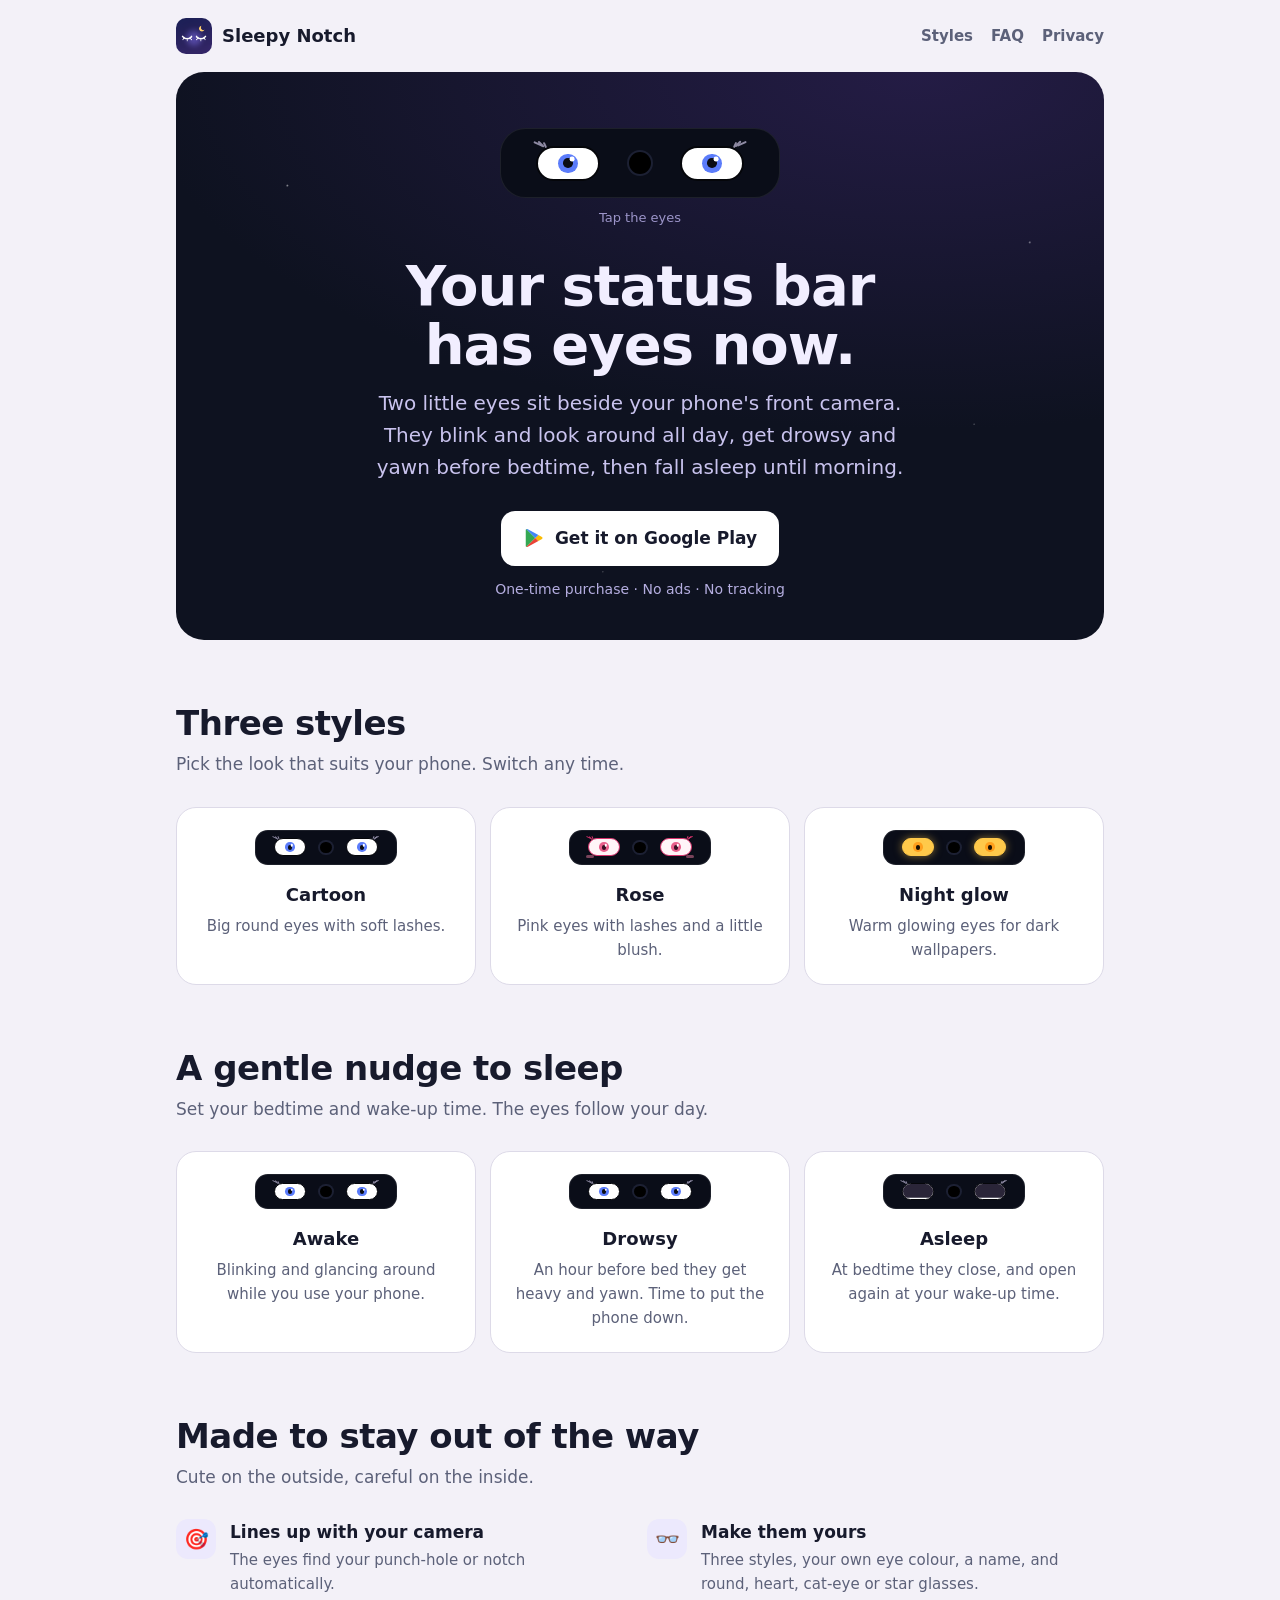
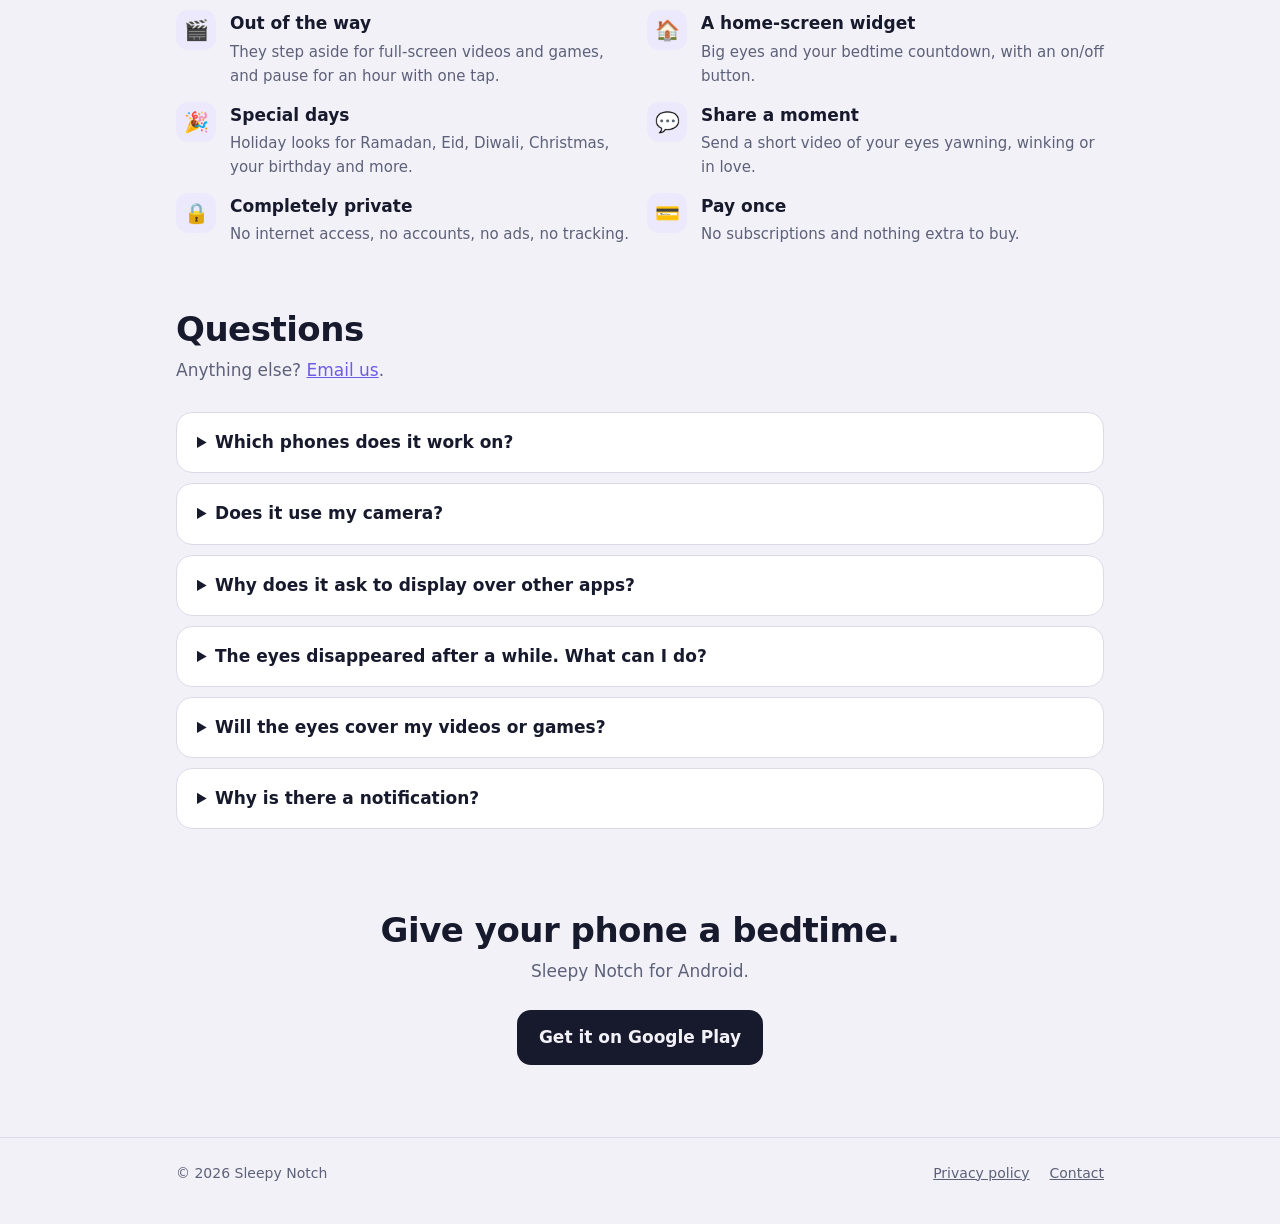
<file: index.html>
<!doctype html>
<html lang="en">
<head>
<meta charset="utf-8">
<meta name="viewport" content="width=device-width, initial-scale=1">
<title>Sleepy Notch: eyes beside your camera</title>
<meta name="description" content="Cute eyes beside your phone's camera that blink, yawn and fall asleep at your bedtime. For Android.">
<meta name="theme-color" content="#0E1220">
<meta property="og:title" content="Sleepy Notch">
<meta property="og:description" content="Cute eyes beside your camera that blink, yawn and fall asleep at your bedtime.">
<meta property="og:image" content="assets/feature-graphic.png">
<link rel="icon" href="assets/icon.png">
<link rel="stylesheet" href="assets/style.css">
</head>
<body>
<div class="wrap">
  <header class="top">
    <a class="brand" href="./"><img src="assets/icon.png" alt="">Sleepy Notch</a>
    <nav>
      <a class="hide-sm" href="#styles">Styles</a>
      <a class="hide-sm" href="#faq">FAQ</a>
      <a href="privacy-policy.html">Privacy</a>
    </nav>
  </header>

  <main>
    <div class="hero">
      <span class="bar" style="--s:1.6" aria-label="Two cartoon eyes beside a camera. Tap to blink."></span>
      <p class="hint">Tap the eyes</p>
      <h1>Your status bar<br>has eyes now.</h1>
      <p class="lead">Two little eyes sit beside your phone's front camera. They blink and look around all day,
        get drowsy and yawn before bedtime, then fall asleep until morning.</p>
      <a class="play" href="https://play.google.com/store/apps/details?id=com.orbix.sleepynotch">
        <svg viewBox="0 0 24 24" aria-hidden="true"><path fill="#34A853" d="M3.6 2.3 13.4 12l-9.8 9.7c-.4-.2-.6-.6-.6-1.1V3.4c0-.5.2-.9.6-1.1Z"/><path fill="#FBBC04" d="m16.8 8.6-3.4 3.4 3.4 3.4 3.9-2.2c.8-.5.8-1.7 0-2.2l-3.9-2.4Z"/><path fill="#4285F4" d="M3.6 2.3c.3-.2.8-.2 1.2 0l12 6.3-3.4 3.4-9.8-9.7Z"/><path fill="#EA4335" d="M13.4 12l3.4 3.4-12 6.3c-.4.2-.9.2-1.2 0l9.8-9.7Z"/></svg>
        Get it on Google Play
      </a>
      <span class="price">One-time purchase · No ads · No tracking</span>
    </div>

    <section id="styles">
      <h2>Three styles</h2>
      <p class="sub">Pick the look that suits your phone. Switch any time.</p>
      <div class="styles">
        <div class="card style-card">
          <span class="bar" aria-label="Cartoon eyes"></span>
          <h3>Cartoon</h3>
          <p>Big round eyes with soft lashes.</p>
        </div>
        <div class="card style-card">
          <span class="bar rose" aria-label="Rose eyes"></span>
          <h3>Rose</h3>
          <p>Pink eyes with lashes and a little blush.</p>
        </div>
        <div class="card style-card">
          <span class="bar glow" aria-label="Night glow eyes"></span>
          <h3>Night glow</h3>
          <p>Warm glowing eyes for dark wallpapers.</p>
        </div>
      </div>
    </section>

    <section>
      <h2>A gentle nudge to sleep</h2>
      <p class="sub">Set your bedtime and wake-up time. The eyes follow your day.</p>
      <div class="day">
        <div class="card">
          <span class="bar" aria-label="Awake eyes"></span>
          <h3>Awake</h3>
          <p>Blinking and glancing around while you use your phone.</p>
        </div>
        <div class="card">
          <span class="bar drowsy" aria-label="Drowsy eyes"></span>
          <h3>Drowsy</h3>
          <p>An hour before bed they get heavy and yawn. Time to put the phone down.</p>
        </div>
        <div class="card">
          <span class="bar sleepy" aria-label="Sleeping eyes"></span>
          <h3>Asleep</h3>
          <p>At bedtime they close, and open again at your wake-up time.</p>
        </div>
      </div>
    </section>

    <section>
      <h2>Made to stay out of the way</h2>
      <p class="sub">Cute on the outside, careful on the inside.</p>
      <div class="features">
        <div class="feature"><div class="icon" aria-hidden="true">🎯</div><div><h3>Lines up with your camera</h3><p>The eyes find your punch-hole or notch automatically.</p></div></div>
        <div class="feature"><div class="icon" aria-hidden="true">👓</div><div><h3>Make them yours</h3><p>Three styles, your own eye colour, a name, and round, heart, cat-eye or star glasses.</p></div></div>
        <div class="feature"><div class="icon" aria-hidden="true">🎬</div><div><h3>Out of the way</h3><p>They step aside for full-screen videos and games, and pause for an hour with one tap.</p></div></div>
        <div class="feature"><div class="icon" aria-hidden="true">🏠</div><div><h3>A home-screen widget</h3><p>Big eyes and your bedtime countdown, with an on/off button.</p></div></div>
        <div class="feature"><div class="icon" aria-hidden="true">🎉</div><div><h3>Special days</h3><p>Holiday looks for Ramadan, Eid, Diwali, Christmas, your birthday and more.</p></div></div>
        <div class="feature"><div class="icon" aria-hidden="true">💬</div><div><h3>Share a moment</h3><p>Send a short video of your eyes yawning, winking or in love.</p></div></div>
        <div class="feature"><div class="icon" aria-hidden="true">🔒</div><div><h3>Completely private</h3><p>No internet access, no accounts, no ads, no tracking.</p></div></div>
        <div class="feature"><div class="icon" aria-hidden="true">💳</div><div><h3>Pay once</h3><p>No subscriptions and nothing extra to buy.</p></div></div>
      </div>
    </section>

    <section id="faq">
      <h2>Questions</h2>
      <p class="sub">Anything else? <a href="mailto:zohaibnawaz9966@gmail.com?subject=Sleepy%20Notch">Email us</a>.</p>
      <details>
        <summary>Which phones does it work on?</summary>
        <p>Android phones with a punch-hole or notch camera at the top of the screen.</p>
      </details>
      <details>
        <summary>Does it use my camera?</summary>
        <p>No. The eyes are drawn beside the camera hole. The camera is never opened.</p>
      </details>
      <details>
        <summary>Why does it ask to display over other apps?</summary>
        <p>That's how the eyes stay visible while you use other apps. Your taps still go to the app underneath.</p>
      </details>
      <details>
        <summary>The eyes disappeared after a while. What can I do?</summary>
        <p>Some phones stop background apps to save battery. In Sleepy Notch, tap <strong>Battery</strong> and set it to
          <strong>Unrestricted</strong>. On Xiaomi, Redmi and POCO phones, also allow <strong>Autostart</strong> and
          <strong>Pop-ups in background</strong> from the app.</p>
      </details>
      <details>
        <summary>Will the eyes cover my videos or games?</summary>
        <p>No. When an app goes full screen, the eyes step aside and come back when you leave. You can also pause them for an hour from the notification.</p>
      </details>
      <details>
        <summary>Why is there a notification?</summary>
        <p>Android requires one while an app keeps something on screen. You can turn the eyes off right from it.</p>
      </details>
    </section>

    <div class="cta">
      <h2>Give your phone a bedtime.</h2>
      <p class="sub" style="margin: 0 auto 24px">Sleepy Notch for Android.</p>
      <a class="play" style="background: var(--text); color: var(--bg)" href="https://play.google.com/store/apps/details?id=com.orbix.sleepynotch">Get it on Google Play</a>
    </div>
  </main>
</div>

<footer>
  <div class="wrap">
    <span>© 2026 Sleepy Notch</span>
    <nav>
      <a href="privacy-policy.html">Privacy policy</a>
      <a href="mailto:zohaibnawaz9966@gmail.com?subject=Sleepy%20Notch">Contact</a>
    </nav>
  </div>
</footer>
<script src="assets/eyes.js"></script>
</body>
</html>
</file>
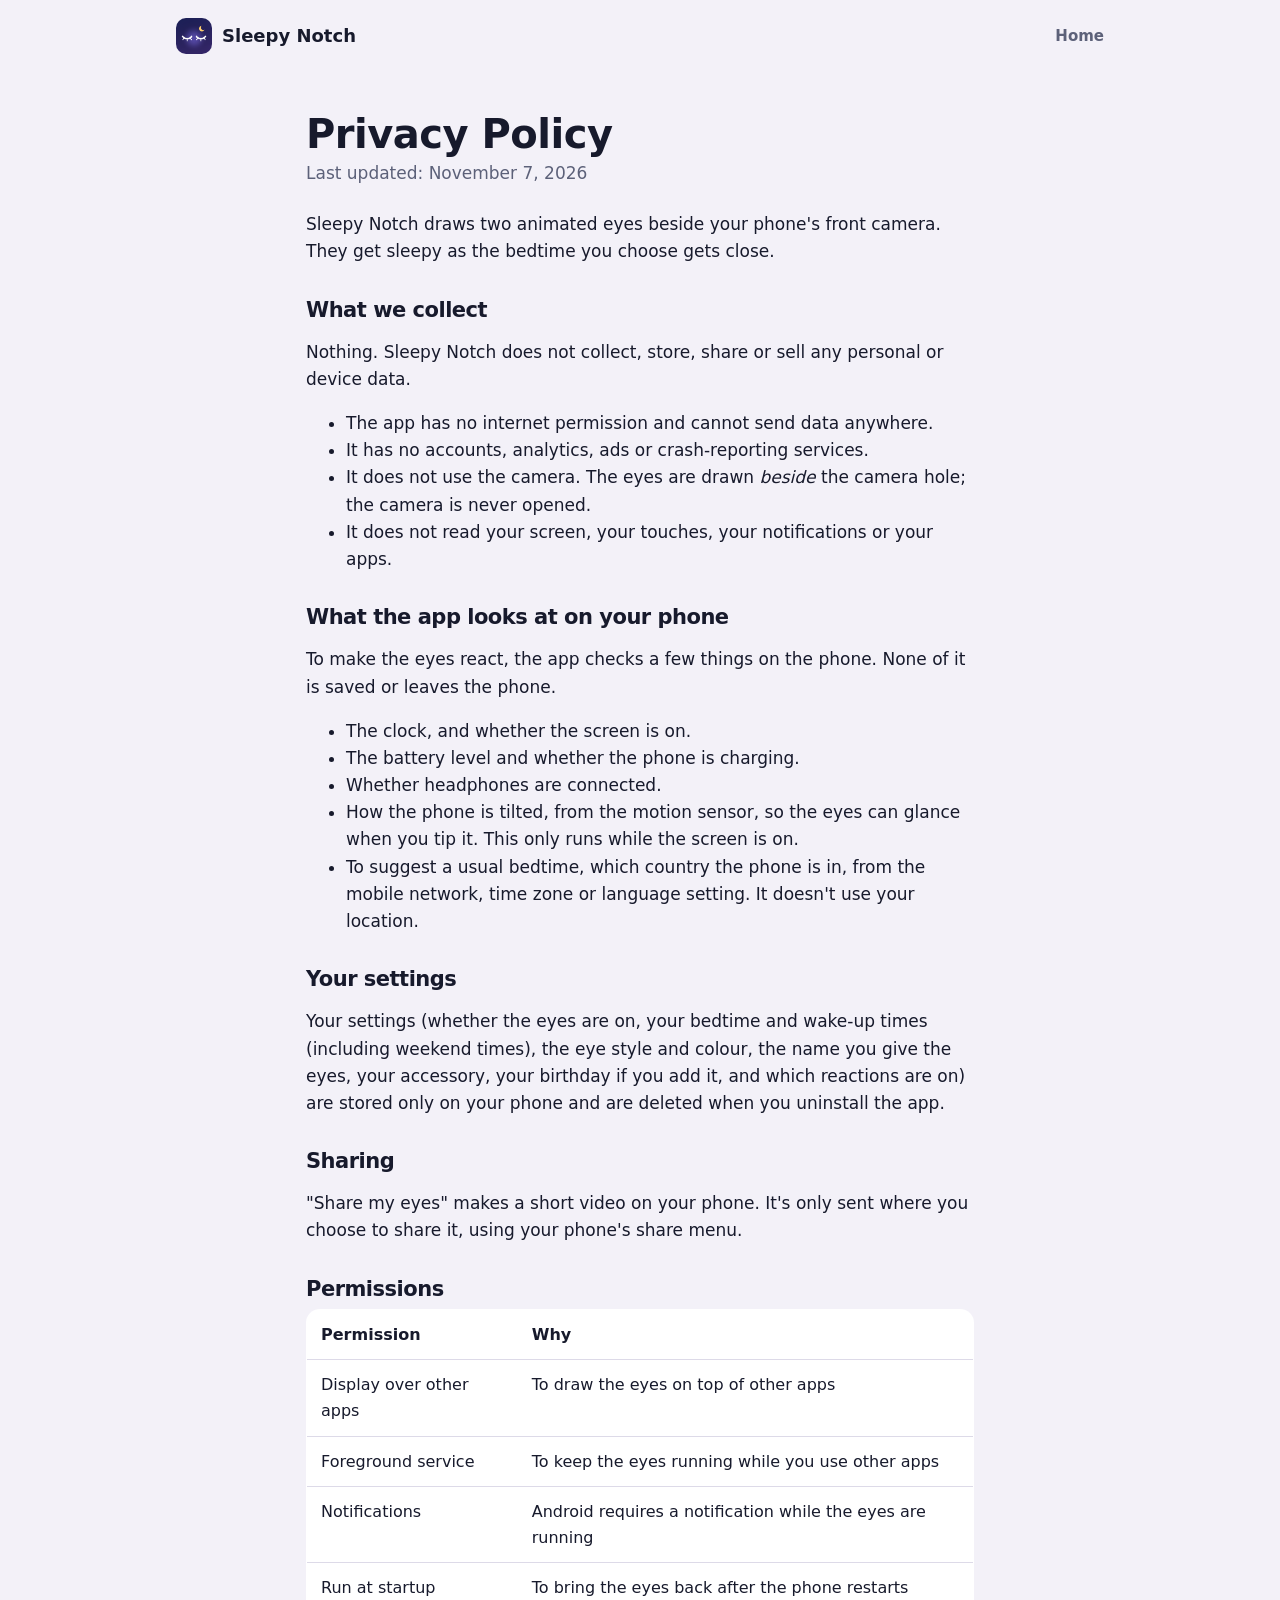
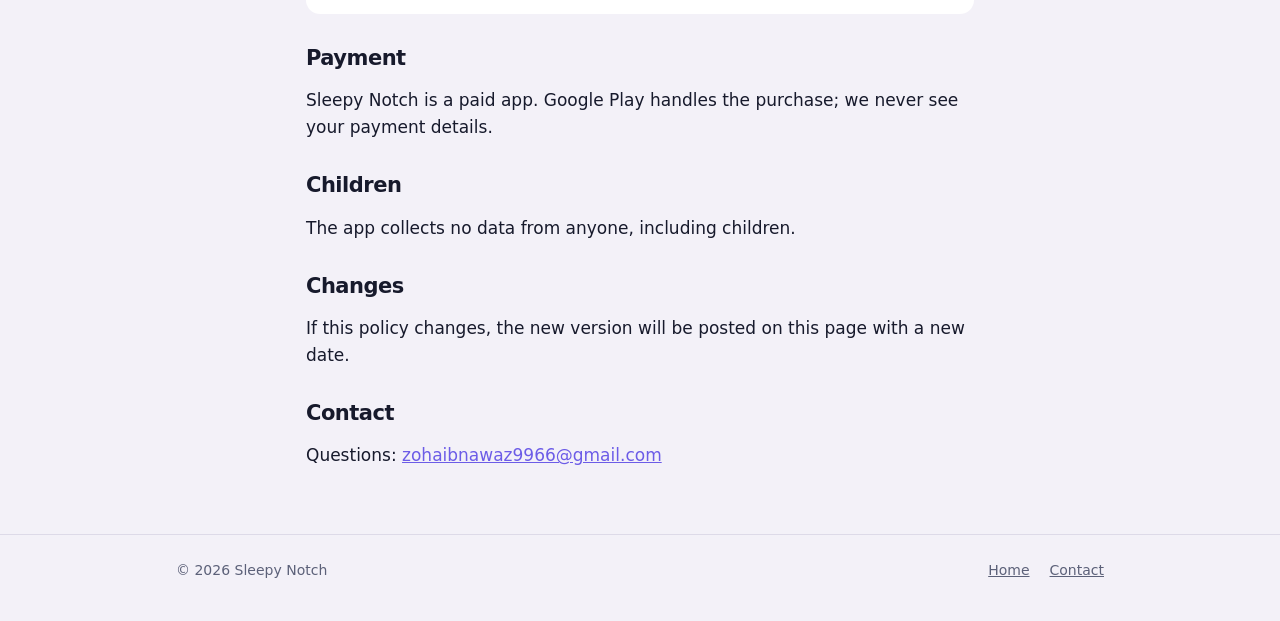
<file: privacy-policy.html>
<!doctype html>
<html lang="en">
<head>
<meta charset="utf-8">
<meta name="viewport" content="width=device-width, initial-scale=1">
<title>Privacy Policy · Sleepy Notch</title>
<!-- Keep in sync with store/privacy-policy.md in the app repo. -->
<meta name="description" content="Sleepy Notch collects no data. It has no internet access, accounts, analytics or ads.">
<meta name="theme-color" content="#0E1220">
<link rel="icon" href="assets/icon.png">
<link rel="stylesheet" href="assets/style.css">
</head>
<body>
<div class="wrap">
  <header class="top">
    <a class="brand" href="./"><img src="assets/icon.png" alt="">Sleepy Notch</a>
    <nav><a href="./">Home</a></nav>
  </header>
</div>

<main class="doc">
  <h1>Privacy Policy</h1>
  <p class="updated">Last updated: November 7, 2026</p>
  <p>Sleepy Notch draws two animated eyes beside your phone's front camera. They get sleepy as the
    bedtime you choose gets close.</p>

  <h2>What we collect</h2>
  <p>Nothing. Sleepy Notch does not collect, store, share or sell any personal or device data.</p>
  <ul>
    <li>The app has no internet permission and cannot send data anywhere.</li>
    <li>It has no accounts, analytics, ads or crash-reporting services.</li>
    <li>It does not use the camera. The eyes are drawn <em>beside</em> the camera hole; the camera is
      never opened.</li>
    <li>It does not read your screen, your touches, your notifications or your apps.</li>
  </ul>

  <h2>What the app looks at on your phone</h2>
  <p>To make the eyes react, the app checks a few things on the phone. None of it is saved or leaves
    the phone.</p>
  <ul>
    <li>The clock, and whether the screen is on.</li>
    <li>The battery level and whether the phone is charging.</li>
    <li>Whether headphones are connected.</li>
    <li>How the phone is tilted, from the motion sensor, so the eyes can glance when you tip it. This only runs while the screen is on.</li>
    <li>To suggest a usual bedtime, which country the phone is in, from the mobile network, time zone
      or language setting. It doesn't use your location.</li>
  </ul>

  <h2>Your settings</h2>
  <p>Your settings (whether the eyes are on, your bedtime and wake-up times (including weekend times), the eye style and colour,
    the name you give the eyes, your accessory, your birthday if you add it, and which reactions are
    on) are stored only on your phone and are deleted when you uninstall the app.</p>

  <h2>Sharing</h2>
  <p>"Share my eyes" makes a short video on your phone. It's only sent where you choose to share it,
    using your phone's share menu.</p>

  <h2>Permissions</h2>
  <table>
    <tr><th>Permission</th><th>Why</th></tr>
    <tr><td>Display over other apps</td><td>To draw the eyes on top of other apps</td></tr>
    <tr><td>Foreground service</td><td>To keep the eyes running while you use other apps</td></tr>
    <tr><td>Notifications</td><td>Android requires a notification while the eyes are running</td></tr>
    <tr><td>Run at startup</td><td>To bring the eyes back after the phone restarts</td></tr>
  </table>

  <h2>Payment</h2>
  <p>Sleepy Notch is a paid app. Google Play handles the purchase; we never see your payment details.</p>

  <h2>Children</h2>
  <p>The app collects no data from anyone, including children.</p>

  <h2>Changes</h2>
  <p>If this policy changes, the new version will be posted on this page with a new date.</p>

  <h2>Contact</h2>
  <p>Questions: <a href="mailto:zohaibnawaz9966@gmail.com?subject=Sleepy%20Notch">zohaibnawaz9966@gmail.com</a></p>
</main>

<footer>
  <div class="wrap">
    <span>© 2026 Sleepy Notch</span>
    <nav>
      <a href="./">Home</a>
      <a href="mailto:zohaibnawaz9966@gmail.com?subject=Sleepy%20Notch">Contact</a>
    </nav>
  </div>
</footer>
</body>
</html>
</file>
<file: assets/style.css>
:root {
  --bg: #F3F1F8;
  --surface: #FFFFFF;
  --text: #171A2C;
  --muted: #5C6179;
  --border: #DDDAE8;
  --accent: #6C5CE7;
  --accent-soft: #ECE9FD;
  --rose: #D6336C;
  --night-1: #0E1220;
  --night-2: #241C45;
}
@media (prefers-color-scheme: dark) {
  :root {
    --bg: #0D1020;
    --surface: #161A2E;
    --text: #ECEEF6;
    --muted: #9EA4BE;
    --border: #2A2F4A;
    --accent: #A79BFF;
    --accent-soft: #231F45;
  }
}

* { box-sizing: border-box; }
html { -webkit-text-size-adjust: 100%; }
body {
  margin: 0;
  background: var(--bg);
  color: var(--text);
  font: 17px/1.6 system-ui, -apple-system, "Segoe UI", Roboto, sans-serif;
}
img { max-width: 100%; display: block; }
a { color: var(--accent); }
.wrap { max-width: 960px; margin: 0 auto; padding: 0 16px; }

/* Header */
.top { display: flex; align-items: center; justify-content: space-between; padding: 18px 0; }
.brand { display: flex; align-items: center; gap: 10px; color: inherit; text-decoration: none; font-weight: 800; font-size: 18px; }
.brand img { width: 36px; height: 36px; border-radius: 10px; }
.top nav { display: flex; gap: 18px; font-size: 15px; }
.top nav a { color: var(--muted); text-decoration: none; font-weight: 600; }
.top nav a:hover { color: var(--text); }

/* Hero */
.hero {
  background: radial-gradient(120% 90% at 80% 0%, var(--night-2), var(--night-1) 70%);
  color: #F1EEFF;
  border-radius: 28px;
  padding: 56px 24px 40px;
  text-align: center;
  position: relative;
  overflow: hidden;
}
.hero::before {
  /* A few stars. */
  content: "";
  position: absolute;
  inset: 0;
  background-image:
    radial-gradient(1.5px 1.5px at 12% 20%, #fff8, transparent),
    radial-gradient(1px 1px at 28% 70%, #fff6, transparent),
    radial-gradient(1.5px 1.5px at 64% 18%, #fff8, transparent),
    radial-gradient(1px 1px at 86% 62%, #fff6, transparent),
    radial-gradient(1px 1px at 46% 88%, #fff5, transparent),
    radial-gradient(1.5px 1.5px at 92% 30%, #fff7, transparent);
  pointer-events: none;
}
.hero > * { position: relative; }
.hero h1 { font-size: clamp(34px, 7vw, 56px); line-height: 1.05; letter-spacing: -1px; margin: 28px 0 12px; }
.hero p.lead { font-size: clamp(17px, 2.6vw, 20px); color: #C9C3EE; max-width: 560px; margin: 0 auto 28px; }
.hint { font-size: 13px; color: #9C95C9; margin-top: 10px; }

.play {
  display: inline-flex; align-items: center; gap: 10px;
  background: #fff; color: #171A2C; text-decoration: none;
  font-weight: 800; padding: 14px 22px; border-radius: 14px;
  transition: transform .15s ease;
}
.play:hover { transform: translateY(-2px); }
.play svg { width: 22px; height: 22px; }
.price { display: block; margin-top: 12px; font-size: 14px; color: #B5AEE0; }

/* The eyes, drawn in CSS to match the app */
.bar {
  --s: 1;
  display: inline-flex; align-items: center; justify-content: center;
  gap: calc(18px * var(--s));
  background: #0A0D18;
  border: 1px solid #ffffff14;
  height: calc(44px * var(--s));
  padding: 0 calc(22px * var(--s));
  border-radius: calc(16px * var(--s));
  cursor: pointer;
  user-select: none;
  -webkit-tap-highlight-color: transparent;
}
.cam { width: calc(14px * var(--s)); height: calc(14px * var(--s)); border-radius: 50%; background: #000; box-shadow: 0 0 0 2px #1C2033; }
.eye {
  --sclera: #fff; --iris: #5B7CFA; --pupil: #0B0D14; --lid: #2A2538; --outline: #05060A; --lash: #8E8AA3;
  position: relative;
  width: calc(40px * var(--s)); height: calc(22px * var(--s));
}
.ball {
  position: absolute; inset: 0;
  background: var(--sclera);
  border: max(1px, calc(1.3px * var(--s))) solid var(--outline);
  border-radius: 999px;
  overflow: hidden;
  display: grid; place-items: center;
}
.iris { width: calc(12px * var(--s)); height: calc(12px * var(--s)); border-radius: 50%; background: var(--iris); display: grid; place-items: center; position: relative; animation: look 7s ease-in-out infinite; }
.iris::before { content: ""; width: 50%; height: 50%; border-radius: 50%; background: var(--pupil); }
.iris::after { content: ""; position: absolute; left: 50%; top: 50%; width: calc(3px * var(--s)); height: calc(3px * var(--s)); border-radius: 50%; background: #fff; transform: translate(calc(-50% + 2.5px * var(--s)), calc(-50% - 2.5px * var(--s))); }
.lid {
  position: absolute; left: -25%; width: 150%; top: 0; height: 100%;
  background: var(--lid);
  transform: translateY(-100%);
  animation: blink 4.2s infinite;
}
.lash {
  position: absolute; width: max(1px, calc(1.4px * var(--s))); border-radius: 2px; background: var(--lash);
}
.eye .lash:nth-of-type(1) { height: calc(4px * var(--s)); top: calc(-2.5px * var(--s)); }
.eye .lash:nth-of-type(2) { height: calc(5px * var(--s)); top: calc(-3.3px * var(--s)); }
.eye .lash:nth-of-type(3) { height: calc(6px * var(--s)); top: calc(-4.1px * var(--s)); }
.eye.l .lash:nth-of-type(1) { left: calc(5px * var(--s)); transform: rotate(-25deg); }
.eye.l .lash:nth-of-type(2) { left: calc(2.8px * var(--s)); transform: rotate(-45deg); }
.eye.l .lash:nth-of-type(3) { left: calc(.6px * var(--s)); transform: rotate(-65deg); }
.eye.r .lash:nth-of-type(1) { right: calc(5px * var(--s)); transform: rotate(25deg); }
.eye.r .lash:nth-of-type(2) { right: calc(2.8px * var(--s)); transform: rotate(45deg); }
.eye.r .lash:nth-of-type(3) { right: calc(.6px * var(--s)); transform: rotate(65deg); }
.blush { display: none; position: absolute; bottom: calc(-3px * var(--s)); width: calc(9px * var(--s)); height: calc(4px * var(--s)); border-radius: 4px; background: rgba(255, 133, 170, .45); }
.eye.l .blush { left: calc(-2px * var(--s)); }
.eye.r .blush { right: calc(-2px * var(--s)); }

.rose .eye { --sclera: #FFF5F8; --iris: #E8608C; --pupil: #3A0F24; --lid: #7A3A5C; --outline: #D6336C; --lash: #D6336C; }
.rose .blush { display: block; }
.glow .eye { --sclera: #FFC94A; --iris: #FF9F1C; --pupil: #1A0F00; --lid: #05060A; --outline: #FFC94A; }
.glow .eye .ball { box-shadow: 0 0 calc(10px * var(--s)) #FFC94A88; }
.glow .lash, .glow .iris::after { display: none; }
.sleepy .lid { animation: none; transform: translateY(-8%); }

.bar.tap .lid { animation: tap .22s ease; }

@keyframes blink {
  0%, 90%, 100% { transform: translateY(-100%); }
  94% { transform: translateY(0); }
}
@keyframes tap {
  0%, 100% { transform: translateY(-100%); }
  40% { transform: translateY(0); }
}
@keyframes look {
  0%, 30%, 100% { transform: translateX(0); }
  40%, 55% { transform: translateX(calc(-6px * var(--s))); }
  65%, 80% { transform: translateX(calc(6px * var(--s))); }
}
@media (prefers-reduced-motion: reduce) {
  .lid, .iris { animation: none; }
  .bar.tap .lid { animation: none; }
}

/* Sections */
section { padding: 64px 0 0; }
h2 { font-size: clamp(26px, 4.4vw, 34px); letter-spacing: -.5px; line-height: 1.15; margin: 0 0 8px; }
.sub { color: var(--muted); margin: 0 0 28px; max-width: 620px; }

.styles { display: grid; grid-template-columns: repeat(3, 1fr); gap: 14px; }
.card {
  background: var(--surface);
  border: 1px solid var(--border);
  border-radius: 20px;
  padding: 22px;
}
.style-card { text-align: center; }
.style-card .bar { --s: .8; }
.style-card h3 { margin: 16px 0 4px; font-size: 18px; }
.style-card p { margin: 0; color: var(--muted); font-size: 15px; }

.features { display: grid; grid-template-columns: repeat(2, 1fr); gap: 14px; }
.feature { display: flex; gap: 14px; align-items: flex-start; }
.feature .icon { flex: none; width: 40px; height: 40px; border-radius: 12px; background: var(--accent-soft); display: grid; place-items: center; font-size: 20px; }
.feature h3 { margin: 0 0 2px; font-size: 17px; }
.feature p { margin: 0; color: var(--muted); font-size: 15px; }

.day { display: grid; grid-template-columns: repeat(3, 1fr); gap: 14px; }
.day .card { text-align: center; }
.day .bar { --s: .8; }
.day h3 { margin: 16px 0 4px; font-size: 18px; }
.day p { margin: 0; color: var(--muted); font-size: 15px; }
.drowsy .lid { animation: drowsy 3.6s ease-in-out infinite; }
@keyframes drowsy {
  0%, 100% { transform: translateY(-62%); }
  50% { transform: translateY(-30%); }
}

details { background: var(--surface); border: 1px solid var(--border); border-radius: 16px; padding: 16px 20px; margin-bottom: 10px; }
summary { font-weight: 700; cursor: pointer; }
details p { color: var(--muted); margin: 10px 0 0; }

.cta { text-align: center; padding: 72px 0 8px; }

footer { border-top: 1px solid var(--border); margin-top: 64px; padding: 24px 0 40px; color: var(--muted); font-size: 14px; }
footer .wrap { display: flex; flex-wrap: wrap; gap: 12px 24px; justify-content: space-between; }
footer nav { display: flex; gap: 20px; }
footer a { color: var(--muted); }

/* Privacy page */
.doc { max-width: 700px; margin: 0 auto; padding: 16px 16px 0; }
.doc h1 { font-size: clamp(30px, 6vw, 40px); line-height: 1.1; letter-spacing: -.5px; margin: 24px 0 4px; }
.doc h2 { font-size: 21px; margin: 32px 0 8px; }
.doc .updated { color: var(--muted); margin: 0 0 24px; }
.doc table { width: 100%; border-collapse: collapse; background: var(--surface); border: 1px solid var(--border); border-radius: 14px; overflow: hidden; font-size: 16px; }
.doc th, .doc td { text-align: left; padding: 12px 14px; border-bottom: 1px solid var(--border); vertical-align: top; }
.doc tr:last-child td { border-bottom: 0; }

@media (max-width: 720px) {
  .styles, .day, .features { grid-template-columns: 1fr; }
  .top nav a.hide-sm { display: none; }
  .hero { border-radius: 22px; padding: 44px 16px 32px; }
}
</file>
